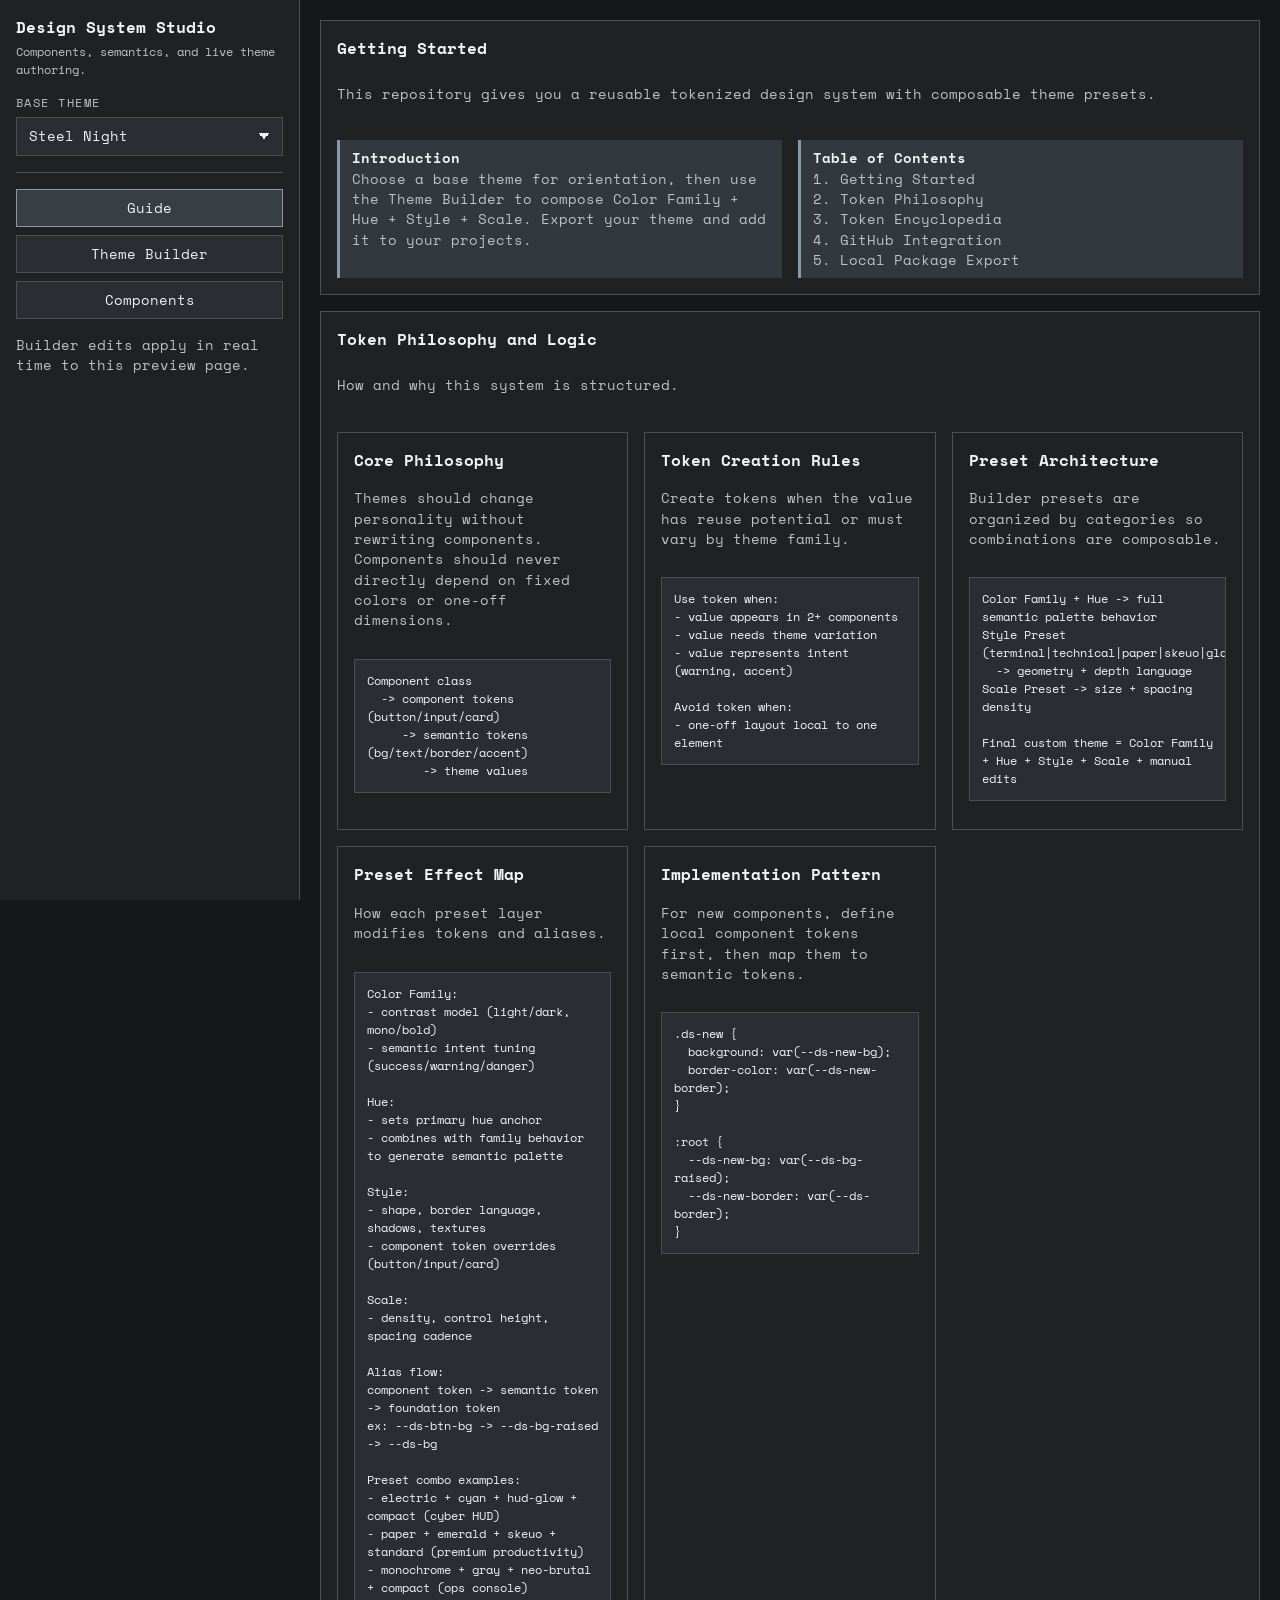
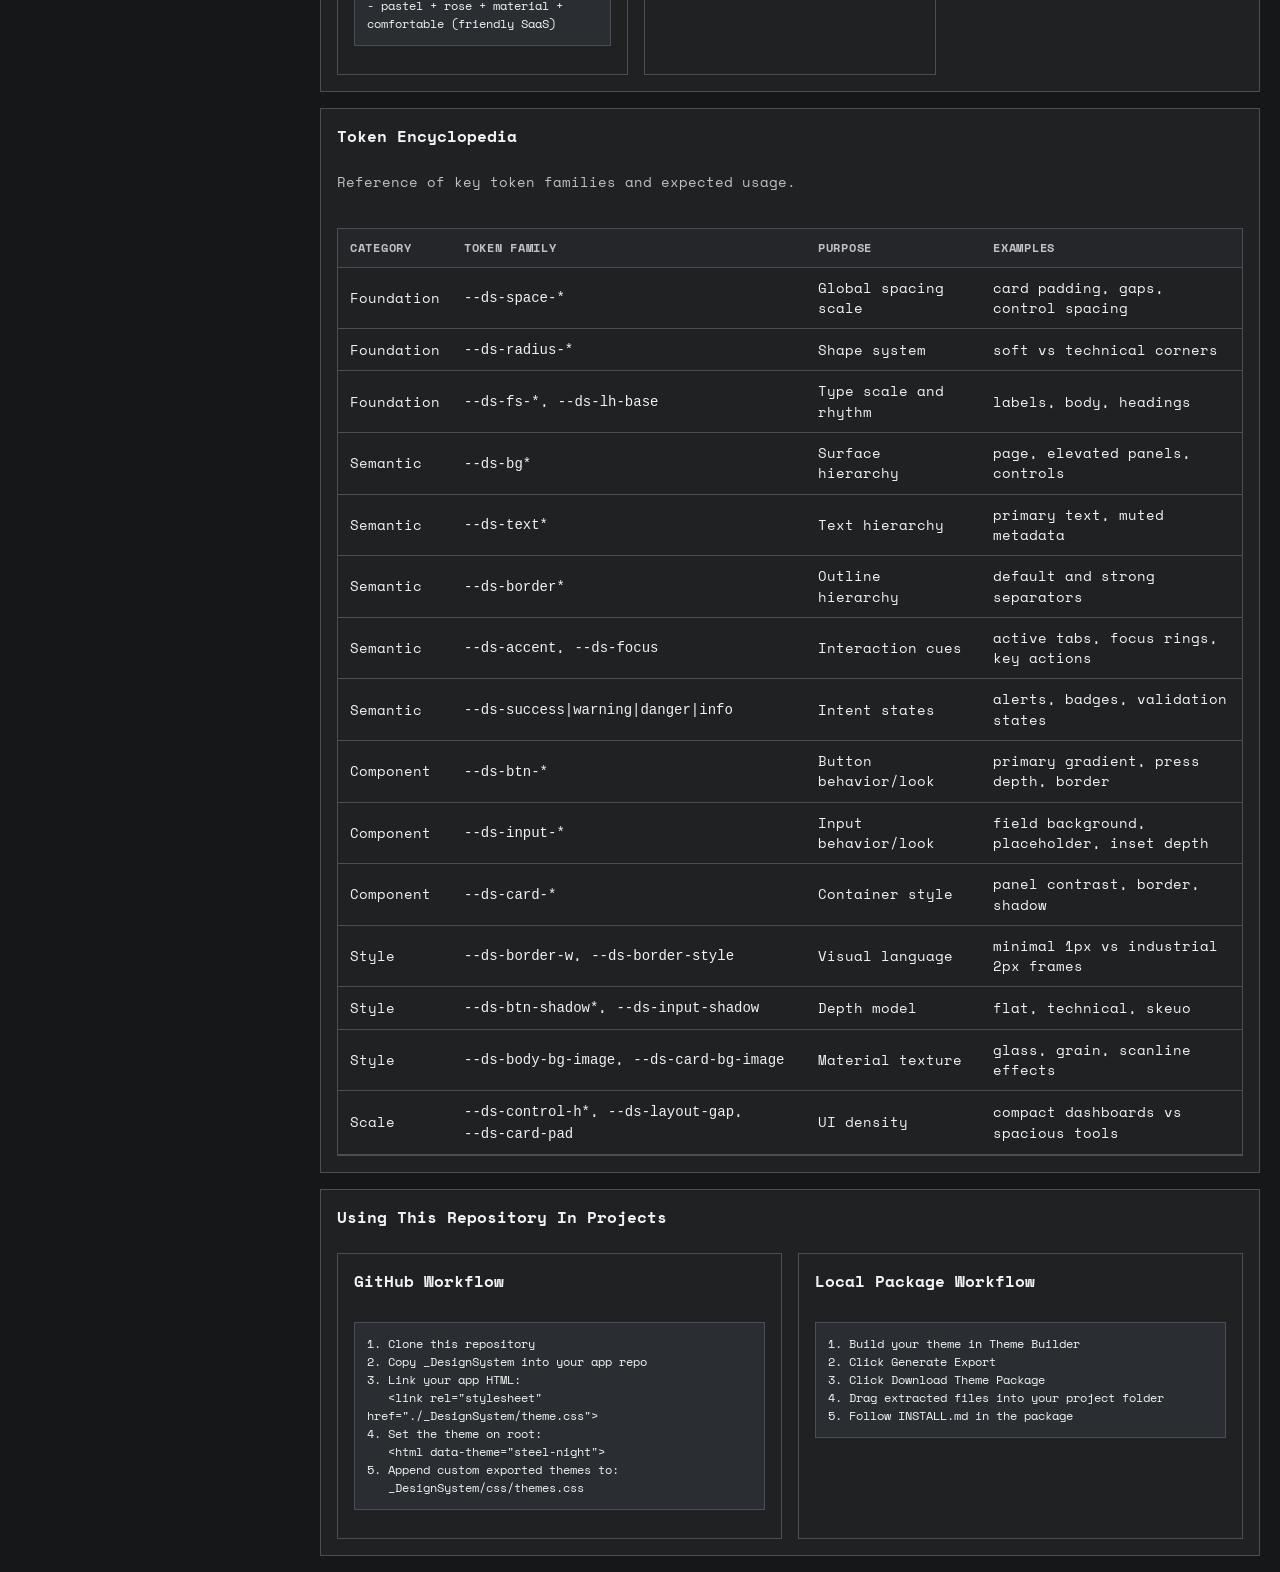
<file: showcase.html>
<!doctype html>
<html lang="en" data-theme="steel-night">
<head>
  <meta charset="UTF-8">
  <meta name="viewport" content="width=device-width, initial-scale=1.0">
  <title>Design System Studio</title>
  <link rel="preconnect" href="https://fonts.googleapis.com">
  <link rel="preconnect" href="https://fonts.gstatic.com" crossorigin>
  <link href="https://fonts.googleapis.com/css2?family=Inter:wght@400;600;700&family=Space+Mono:wght@400;700&display=swap" rel="stylesheet">
  <link rel="stylesheet" href="./theme.css">
  <style>
    .studio{display:grid;grid-template-columns:300px 1fr;min-height:100vh;background:var(--ds-bg)}
    .studio-sidebar{position:sticky;top:0;height:100vh;overflow:auto;border-right:var(--ds-border-w) var(--ds-border-style) var(--ds-border);background:var(--ds-bg-elevated);padding:var(--ds-space-4);display:grid;gap:var(--ds-space-4);align-content:start}
    .studio-brand h1{margin:0;font-size:var(--ds-fs-3)}
    .studio-brand p{margin:4px 0 0;color:var(--ds-text-muted);font-size:var(--ds-fs-1)}
    .studio-nav{display:grid;gap:var(--ds-space-2)}
    .studio-divider{margin:0;border:0;border-top:var(--ds-border-w) var(--ds-border-style) var(--ds-border)}
    .studio-tab{width:100%;text-align:left}
    .studio-tab[aria-selected="true"]{border-color:var(--ds-accent);background:color-mix(in oklab,var(--ds-accent) 16%,var(--ds-btn-bg));color:var(--ds-text)}
    .studio-main{min-width:0;padding:var(--ds-space-5)}
    .studio-panel[hidden]{display:none}
    .preset-grid{display:grid;gap:var(--ds-space-2)}
    .builder-grid{display:grid;gap:var(--ds-space-4);grid-template-columns:repeat(auto-fit,minmax(280px,1fr))}
    .builder-group{display:grid;gap:var(--ds-space-2);align-content:start}
    .builder-field{display:grid;gap:6px}
    .builder-field label{font-size:var(--ds-fs-1);color:var(--ds-text-muted);text-transform:uppercase;letter-spacing:.06em}
    .builder-field-row{display:grid;grid-template-columns:1fr 88px;gap:var(--ds-space-2);align-items:center}
    .builder-field-row.single{grid-template-columns:1fr}
    .builder-color{width:100%;min-height:var(--ds-control-h);border:var(--ds-border-w) var(--ds-border-style) var(--ds-input-border);background:var(--ds-input-bg);border-radius:var(--ds-radius-2);padding:4px}
    .builder-output{min-height:220px;width:100%;font-family:var(--ds-font-mono);font-size:var(--ds-fs-1)}
    .guide-grid{display:grid;gap:var(--ds-layout-gap);grid-template-columns:repeat(auto-fit,minmax(280px,1fr))}
    .mono{font-family:var(--ds-font-mono)}
    .control-grid{display:grid;gap:var(--ds-space-3);grid-template-columns:repeat(auto-fit,minmax(220px,1fr))}
    .control-box{border:var(--ds-border-w) var(--ds-border-style) var(--ds-border);border-radius:var(--ds-radius-2);padding:var(--ds-space-3);background:var(--ds-bg-raised);display:grid;gap:var(--ds-space-2)}
    .pill-row{display:flex;flex-wrap:wrap;gap:var(--ds-space-2)}
    .pill{border:var(--ds-border-w) var(--ds-border-style) var(--ds-border);border-radius:var(--ds-radius-pill);background:var(--ds-bg-soft);color:var(--ds-text);padding:6px 12px;font-size:var(--ds-fs-1)}
    .seg{display:inline-flex;border:var(--ds-border-w) var(--ds-border-style) var(--ds-border);border-radius:var(--ds-radius-2);overflow:hidden}
    .seg button{border:0;border-right:var(--ds-border-w) var(--ds-border-style) var(--ds-border);background:var(--ds-bg-raised);color:var(--ds-text-muted);padding:8px 12px;cursor:pointer}
    .seg button:last-child{border-right:0}
    .seg button[aria-pressed="true"]{background:color-mix(in oklab,var(--ds-accent) 16%,var(--ds-bg-raised));color:var(--ds-text)}
    .arrow-control{display:inline-flex;gap:var(--ds-space-2);align-items:center}
    .arrow-value{min-width:50px;text-align:center;font-family:var(--ds-font-mono)}
    .scroll-demo{max-height:160px;overflow:auto;border:var(--ds-border-w) var(--ds-border-style) var(--ds-border);border-radius:var(--ds-radius-2);background:var(--ds-bg-raised);padding:var(--ds-space-3);display:grid;gap:var(--ds-space-2)}
    .scroll-demo::-webkit-scrollbar{width:10px;height:10px}
    .scroll-demo::-webkit-scrollbar-thumb{border-radius:10px;background:color-mix(in oklab,var(--ds-accent) 55%,var(--ds-bg-raised));border:2px solid transparent;background-clip:content-box}
    .scroll-demo::-webkit-scrollbar-track{background:transparent}
    .token-table code{white-space:nowrap}
    @media (max-width:980px){.studio{grid-template-columns:1fr}.studio-sidebar{position:static;height:auto;border-right:none;border-bottom:var(--ds-border-w) var(--ds-border-style) var(--ds-border)}.studio-main{padding:var(--ds-space-4)}}
  </style>
</head>
<body>
  <div class="studio">
    <aside class="studio-sidebar">
      <div class="studio-brand"><h1>Design System Studio</h1><p>Components, semantics, and live theme authoring.</p></div>
      <div class="ds-field">
        <label class="ds-label" for="themeSelect">Base Theme</label>
        <select id="themeSelect" class="ds-select">
          <option value="steel-night">Steel Night</option><option value="paper-mint">Paper Mint</option><option value="amber-terminal">Amber Terminal</option><option value="neon-grid">Neon Grid</option><option value="mono-slate">Mono Slate</option><option value="tech-grid">Tech Grid</option><option value="skeuo-panel">Skeuo Panel</option><option value="industrial-terminal">Industrial Terminal</option>
        </select>
      </div>
      <hr class="studio-divider">
      <nav class="studio-nav" role="tablist" aria-label="Studio sections">
        <button class="ds-btn studio-tab" type="button" data-panel="guide" aria-selected="true">Guide</button>
        <button class="ds-btn studio-tab" type="button" data-panel="builder" aria-selected="false">Theme Builder</button>
        <button class="ds-btn studio-tab" type="button" data-panel="components" aria-selected="false">Components</button>
      </nav>
      <p class="ds-muted">Builder edits apply in real time to this preview page.</p>
    </aside>

    <main class="studio-main">
      <section id="panel-components" class="studio-panel ds-stack" hidden>
        <article class="ds-card ds-stack">
          <div><h2 class="ds-card-title">Component Library</h2><p class="ds-card-subtitle">Preview how tokens affect common UI patterns.</p></div>
          <div class="ds-grid ds-grid-2">
            <article class="ds-card ds-stack">
              <h3 class="ds-card-title">Buttons and States</h3>
              <div class="ds-toolbar"><button class="ds-btn ds-btn-primary" type="button">Primary</button><button class="ds-btn" type="button">Secondary</button><button class="ds-btn ds-btn-danger" type="button">Danger</button><button class="ds-btn ds-btn-ghost" type="button">Ghost</button><button class="ds-btn ds-btn-sm" type="button">Small</button><button class="ds-btn" type="button" disabled>Disabled</button><button class="ds-btn is-loading" type="button">Loading...</button></div>
              <div class="pill-row"><span class="pill">Pill</span><span class="ds-badge success">Status</span><span class="ds-chip">Chip</span><span class="ds-chip ds-chip-accent">Accent Chip</span></div>
            </article>
            <article class="ds-card ds-stack">
              <h3 class="ds-card-title">Inputs and Fields</h3>
              <div class="ds-field"><label class="ds-label" for="demoName">Name</label><input id="demoName" class="ds-input" type="text" placeholder="Project name"></div>
              <div class="ds-grid" style="grid-template-columns:1fr 1fr;"><div class="ds-field"><label class="ds-label" for="demoEmail">Email</label><input id="demoEmail" class="ds-input" type="email" placeholder="name@example.com"></div><div class="ds-field"><label class="ds-label" for="demoRole">Role</label><select id="demoRole" class="ds-select"><option>Designer</option><option>Developer</option><option>Product</option></select></div></div>
              <div class="ds-field"><label class="ds-label" for="demoNotes">Notes</label><textarea id="demoNotes" class="ds-textarea" placeholder="Notes..."></textarea></div>
            </article>
          </div>
          <div class="ds-grid ds-grid-2">
            <article class="ds-card ds-stack">
              <h3 class="ds-card-title">Controls</h3>
              <div class="control-grid">
                <div class="control-box"><strong>Checkboxes</strong><label><input type="checkbox" checked> Default checked</label><label><input type="checkbox"> Default unchecked</label></div>
                <div class="control-box"><strong>Radio</strong><label><input type="radio" name="demoPlan" checked> Monthly</label><label><input type="radio" name="demoPlan"> Annual</label></div>
                <div class="control-box"><strong>Toggle</strong><label class="ds-switch"><input type="checkbox" checked><span class="ds-switch-track"></span><span>Auto sync</span></label></div>
                <div class="control-box"><strong>Slider</strong><input id="sliderDemo" type="range" min="0" max="100" value="60"><span class="ds-muted mono" id="sliderDemoValue">60</span></div>
                <div class="control-box"><strong>Segmented</strong><div class="seg" id="segDemo"><button type="button" aria-pressed="true">Day</button><button type="button" aria-pressed="false">Week</button><button type="button" aria-pressed="false">Month</button></div></div>
                <div class="control-box"><strong>Control Arrows</strong><div class="arrow-control"><button class="ds-btn ds-btn-sm" id="arrowDownBtn" type="button">v</button><span class="arrow-value" id="arrowValue">0</span><button class="ds-btn ds-btn-sm" id="arrowUpBtn" type="button">^</button></div></div>
              </div>
            </article>

            <article class="ds-card ds-stack">
              <h3 class="ds-card-title">Scrollbars and Popouts</h3>
              <div class="scroll-demo" id="scrollDemo"><div class="ds-chip">Scrollable item 1</div><div class="ds-chip">Scrollable item 2</div><div class="ds-chip">Scrollable item 3</div><div class="ds-chip">Scrollable item 4</div><div class="ds-chip">Scrollable item 5</div><div class="ds-chip">Scrollable item 6</div><div class="ds-chip">Scrollable item 7</div><div class="ds-chip">Scrollable item 8</div><div class="ds-chip">Scrollable item 9</div><div class="ds-chip">Scrollable item 10</div></div>
              <div class="ds-toolbar">
                <div class="ds-dropdown" id="actionsDropdown"><button class="ds-btn" id="dropdownToggle" type="button" aria-expanded="false">Open Menu</button><div class="ds-dropdown-menu" role="menu" aria-label="Actions menu"><button class="ds-menu-item" type="button">New file</button><button class="ds-menu-item" type="button">Duplicate</button><button class="ds-menu-item" type="button">Archive</button></div></div>
                <div class="ds-popover-wrap" id="helpPopover"><button class="ds-btn" id="popoverToggle" type="button">Show Popover</button><div class="ds-popover" role="status">Quick contextual help lives here.</div></div>
              </div>
              <div class="ds-toolbar"><button class="ds-btn ds-btn-primary" id="openModalBtn" type="button">Open Modal</button><button class="ds-btn" id="openDrawerBtn" type="button">Open Drawer</button><button class="ds-btn" id="toastSuccessBtn" type="button">Toast Success</button><button class="ds-btn ds-btn-danger" id="toastErrorBtn" type="button">Toast Error</button></div>
            </article>
          </div>

          <article class="ds-card ds-stack">
            <h3 class="ds-card-title">Table</h3>
            <div class="ds-table-wrap"><table class="ds-table"><thead><tr><th>Project</th><th>Owner</th><th>Status</th><th>Updated</th></tr></thead><tbody><tr><td>Quickdash</td><td>SV</td><td><span class="ds-badge success">Active</span></td><td>Today</td></tr><tr><td>Nomz</td><td>SV</td><td><span class="ds-badge warning">Review</span></td><td>Yesterday</td></tr><tr><td>MapitMine</td><td>SV</td><td><span class="ds-badge danger">Blocked</span></td><td>2 days ago</td></tr></tbody></table></div>
          </article>
        </article>
      </section>

      <section id="panel-guide" class="studio-panel ds-stack">
        <article class="ds-card ds-stack" id="guide-intro">
          <h2 class="ds-card-title">Getting Started</h2>
          <p class="ds-card-subtitle">This repository gives you a reusable tokenized design system with composable theme presets.</p>
          <div class="ds-grid" style="grid-template-columns:repeat(auto-fit,minmax(280px,1fr));">
            <div class="ds-note">
              <strong>Introduction</strong>
              <p class="ds-muted">Choose a base theme for orientation, then use the Theme Builder to compose Color Family + Hue + Style + Scale. Export your theme and add it to your projects.</p>
            </div>
            <div class="ds-note">
              <strong>Table of Contents</strong>
              <p class="ds-muted mono">1. Getting Started<br>2. Token Philosophy<br>3. Token Encyclopedia<br>4. GitHub Integration<br>5. Local Package Export</p>
            </div>
          </div>
        </article>
        <article class="ds-card ds-stack">
          <h2 class="ds-card-title">Token Philosophy and Logic</h2>
          <p class="ds-card-subtitle">How and why this system is structured.</p>
          <div class="guide-grid">
            <article class="ds-card ds-stack"><h3>Core Philosophy</h3><p class="ds-muted">Themes should change personality without rewriting components. Components should never directly depend on fixed colors or one-off dimensions.</p><pre class="ds-code mono">Component class
  -> component tokens (button/input/card)
     -> semantic tokens (bg/text/border/accent)
        -> theme values</pre></article>
            <article class="ds-card ds-stack"><h3>Token Creation Rules</h3><p class="ds-muted">Create tokens when the value has reuse potential or must vary by theme family.</p><pre class="ds-code mono">Use token when:
- value appears in 2+ components
- value needs theme variation
- value represents intent (warning, accent)

Avoid token when:
- one-off layout local to one element</pre></article>
            <article class="ds-card ds-stack"><h3>Preset Architecture</h3><p class="ds-muted">Builder presets are organized by categories so combinations are composable.</p><pre class="ds-code mono">Color Family + Hue -> full semantic palette behavior
Style Preset (terminal|technical|paper|skeuo|glassmorph|material)
  -> geometry + depth language
Scale Preset -> size + spacing density

Final custom theme = Color Family + Hue + Style + Scale + manual edits</pre></article>
            <article class="ds-card ds-stack"><h3>Preset Effect Map</h3><p class="ds-muted">How each preset layer modifies tokens and aliases.</p><pre class="ds-code mono">Color Family:
- contrast model (light/dark, mono/bold)
- semantic intent tuning (success/warning/danger)

Hue:
- sets primary hue anchor
- combines with family behavior to generate semantic palette

Style:
- shape, border language, shadows, textures
- component token overrides (button/input/card)

Scale:
- density, control height, spacing cadence

Alias flow:
component token -> semantic token -> foundation token
ex: --ds-btn-bg -> --ds-bg-raised -> --ds-bg

Preset combo examples:
- electric + cyan + hud-glow + compact (cyber HUD)
- paper + emerald + skeuo + standard (premium productivity)
- monochrome + gray + neo-brutal + compact (ops console)
- pastel + rose + material + comfortable (friendly SaaS)</pre></article>
            <article class="ds-card ds-stack"><h3>Implementation Pattern</h3><p class="ds-muted">For new components, define local component tokens first, then map them to semantic tokens.</p><pre class="ds-code mono">.ds-new {
  background: var(--ds-new-bg);
  border-color: var(--ds-new-border);
}

:root {
  --ds-new-bg: var(--ds-bg-raised);
  --ds-new-border: var(--ds-border);
}</pre></article>
          </div>
        </article>

        <article class="ds-card ds-stack token-table">
          <h2 class="ds-card-title">Token Encyclopedia</h2>
          <p class="ds-card-subtitle">Reference of key token families and expected usage.</p>
          <div class="ds-table-wrap"><table class="ds-table"><thead><tr><th>Category</th><th>Token Family</th><th>Purpose</th><th>Examples</th></tr></thead><tbody>
            <tr><td>Foundation</td><td><code>--ds-space-*</code></td><td>Global spacing scale</td><td>card padding, gaps, control spacing</td></tr>
            <tr><td>Foundation</td><td><code>--ds-radius-*</code></td><td>Shape system</td><td>soft vs technical corners</td></tr>
            <tr><td>Foundation</td><td><code>--ds-fs-*</code>, <code>--ds-lh-base</code></td><td>Type scale and rhythm</td><td>labels, body, headings</td></tr>
            <tr><td>Semantic</td><td><code>--ds-bg*</code></td><td>Surface hierarchy</td><td>page, elevated panels, controls</td></tr>
            <tr><td>Semantic</td><td><code>--ds-text*</code></td><td>Text hierarchy</td><td>primary text, muted metadata</td></tr>
            <tr><td>Semantic</td><td><code>--ds-border*</code></td><td>Outline hierarchy</td><td>default and strong separators</td></tr>
            <tr><td>Semantic</td><td><code>--ds-accent</code>, <code>--ds-focus</code></td><td>Interaction cues</td><td>active tabs, focus rings, key actions</td></tr>
            <tr><td>Semantic</td><td><code>--ds-success|warning|danger|info</code></td><td>Intent states</td><td>alerts, badges, validation states</td></tr>
            <tr><td>Component</td><td><code>--ds-btn-*</code></td><td>Button behavior/look</td><td>primary gradient, press depth, border</td></tr>
            <tr><td>Component</td><td><code>--ds-input-*</code></td><td>Input behavior/look</td><td>field background, placeholder, inset depth</td></tr>
            <tr><td>Component</td><td><code>--ds-card-*</code></td><td>Container style</td><td>panel contrast, border, shadow</td></tr>
            <tr><td>Style</td><td><code>--ds-border-w</code>, <code>--ds-border-style</code></td><td>Visual language</td><td>minimal 1px vs industrial 2px frames</td></tr>
            <tr><td>Style</td><td><code>--ds-btn-shadow*</code>, <code>--ds-input-shadow</code></td><td>Depth model</td><td>flat, technical, skeuo</td></tr>
            <tr><td>Style</td><td><code>--ds-body-bg-image</code>, <code>--ds-card-bg-image</code></td><td>Material texture</td><td>glass, grain, scanline effects</td></tr>
            <tr><td>Scale</td><td><code>--ds-control-h*</code>, <code>--ds-layout-gap</code>, <code>--ds-card-pad</code></td><td>UI density</td><td>compact dashboards vs spacious tools</td></tr>
          </tbody></table></div>
        </article>
        <article class="ds-card ds-stack" id="guide-usage">
          <h2 class="ds-card-title">Using This Repository In Projects</h2>
          <div class="guide-grid">
            <article class="ds-card ds-stack">
              <h3>GitHub Workflow</h3>
              <pre class="ds-code mono">1. Clone this repository
2. Copy _DesignSystem into your app repo
3. Link your app HTML:
   &lt;link rel="stylesheet" href="./_DesignSystem/theme.css"&gt;
4. Set the theme on root:
   &lt;html data-theme="steel-night"&gt;
5. Append custom exported themes to:
   _DesignSystem/css/themes.css</pre>
            </article>
            <article class="ds-card ds-stack">
              <h3>Local Package Workflow</h3>
              <pre class="ds-code mono">1. Build your theme in Theme Builder
2. Click Generate Export
3. Click Download Theme Package
4. Drag extracted files into your project folder
5. Follow INSTALL.md in the package</pre>
            </article>
          </div>
        </article>
      </section>
      <section id="panel-builder" class="studio-panel ds-stack" hidden>
        <article class="ds-card ds-stack">
          <div><h2 class="ds-card-title">Theme Builder</h2><p class="ds-card-subtitle">Load modular presets (Color Family + Hue + Style + Scale), then tune tokens and export a custom theme block.</p></div>
          <div class="preset-grid ds-card">
            <h3 class="ds-card-title">Preset Loader</h3>
            <div class="ds-grid" style="grid-template-columns:repeat(auto-fit,minmax(220px,1fr));">
              <div class="ds-field"><label class="ds-label" for="familyPresetSelect">Color Family</label><select id="familyPresetSelect" class="ds-select"></select></div><div class="ds-field"><label class="ds-label" for="huePresetSelect">Hue</label><select id="huePresetSelect" class="ds-select"></select></div>
              <div class="ds-field"><label class="ds-label" for="stylePresetSelect">Style Preset</label><select id="stylePresetSelect" class="ds-select"></select></div>
              <div class="ds-field"><label class="ds-label" for="scalePresetSelect">Scale Preset</label><select id="scalePresetSelect" class="ds-select"></select></div>
            </div>
            <div class="ds-toolbar"><button class="ds-btn ds-btn-primary" id="applyPresetBtn" type="button">Apply Preset Combination</button><button class="ds-btn ds-btn-danger" id="resetOverridesBtn" type="button">Reset Custom Overrides</button></div>
          </div>
          <div class="ds-field"><label class="ds-label" for="themeNameInput">Theme Name</label><input id="themeNameInput" class="ds-input" type="text" value="custom-theme" placeholder="custom-theme"></div>
          <div class="builder-grid" id="builderGroups"></div>
          <div class="ds-stack"><label class="ds-label" for="themeExportOutput">Exported Theme Block</label><textarea id="themeExportOutput" class="ds-textarea builder-output" readonly></textarea><div class="ds-toolbar"><button class="ds-btn ds-btn-primary" id="exportThemeBtn" type="button">Generate Export</button><button class="ds-btn" id="copyExportBtn" type="button">Copy Export</button><button class="ds-btn" id="downloadPackageBtn" type="button">Download Theme Package</button></div></div>
        </article>
      </section>
    </main>
  </div>

  <dialog id="modal" class="ds-modal"><div class="ds-modal-panel ds-stack"><div><h3 class="ds-card-title">Confirm Action</h3><p class="ds-muted">This is a reusable modal container for important decisions.</p></div><div class="ds-toolbar"><button class="ds-btn" id="closeModalBtn" type="button">Cancel</button><button class="ds-btn ds-btn-primary" type="button">Confirm</button></div></div></dialog>
  <dialog id="drawer" class="ds-drawer"><div class="ds-drawer-panel ds-stack"><div><h3 class="ds-card-title">Side Panel</h3><p class="ds-muted">Use this as a settings drawer, inspector, or history view.</p></div><div class="ds-field"><label class="ds-label" for="drawerInput">Quick note</label><input id="drawerInput" class="ds-input" type="text" placeholder="Type here"></div><button class="ds-btn" id="closeDrawerBtn" type="button">Close Drawer</button></div></dialog>
  <dialog id="resetConfirmDialog" class="ds-modal"><div class="ds-modal-panel ds-stack"><div><h3 class="ds-card-title">Reset Theme Overrides?</h3><p class="ds-muted">This will clear all manual token edits and reapply the mapped preset recipe for the selected base theme.</p></div><label class="ds-check"><input type="checkbox" id="skipResetConfirmChk"> Do not show again</label><div class="ds-toolbar"><button class="ds-btn" id="cancelResetBtn" type="button">Cancel</button><button class="ds-btn ds-btn-danger" id="confirmResetBtn" type="button">Reset Overrides</button></div></div></dialog>
  <div class="ds-toast-stack" id="toastStack" aria-live="polite"></div>

  <script>
    (function () {
      const root = document.documentElement;
      const storageKey = "ds-theme";
      const resetConfirmKey = "ds-skip-reset-confirm";
      const themeSelect = document.getElementById("themeSelect");
      const controlMap = new Map();
      const tokenGroups = [
        { name: "Colors", controls: [
          { token: "--ds-bg", type: "color" }, { token: "--ds-bg-elevated", type: "color" }, { token: "--ds-bg-raised", type: "color" }, { token: "--ds-bg-soft", type: "color" },
          { token: "--ds-text", type: "color" }, { token: "--ds-text-muted", type: "color" }, { token: "--ds-border", type: "color" }, { token: "--ds-border-strong", type: "color" },
          { token: "--ds-accent", type: "color" }, { token: "--ds-accent-strong", type: "color" }, { token: "--ds-focus", type: "color" }, { token: "--ds-success", type: "color" },
          { token: "--ds-warning", type: "color" }, { token: "--ds-danger", type: "color" }, { token: "--ds-info", type: "color" }, { token: "--ds-btn-primary-text", type: "color" }
        ]},
        { name: "Typography", controls: [
          { token: "--ds-font-sans", type: "select", options: ["\"Inter\", \"Segoe UI\", Roboto, Arial, sans-serif", "\"Space Mono\", Consolas, \"Courier New\", monospace", "\"Georgia\", \"Times New Roman\", serif", "\"Trebuchet MS\", \"Segoe UI\", sans-serif"] },
          { token: "--ds-font-mono", type: "select", options: ["\"Space Mono\", Consolas, \"Courier New\", monospace", "\"Fira Code\", Consolas, monospace", "\"JetBrains Mono\", Consolas, monospace"] },
          { token: "--ds-fs-1", type: "length", unit: "px" }, { token: "--ds-fs-2", type: "length", unit: "px" }, { token: "--ds-fs-3", type: "length", unit: "px" },
          { token: "--ds-fs-4", type: "length", unit: "px" }, { token: "--ds-fs-5", type: "length", unit: "px" }, { token: "--ds-lh-base", type: "number", step: "0.01" }, { token: "--ds-label-spacing", type: "length", unit: "em" }
        ]},
        { name: "Layout and Scale", controls: [
          { token: "--ds-space-1", type: "length", unit: "px" }, { token: "--ds-space-2", type: "length", unit: "px" }, { token: "--ds-space-3", type: "length", unit: "px" },
          { token: "--ds-space-4", type: "length", unit: "px" }, { token: "--ds-space-5", type: "length", unit: "px" }, { token: "--ds-space-6", type: "length", unit: "px" },
          { token: "--ds-space-8", type: "length", unit: "px" }, { token: "--ds-layout-gap", type: "length", unit: "px" }, { token: "--ds-card-pad", type: "length", unit: "px" },
          { token: "--ds-control-h", type: "length", unit: "px" }, { token: "--ds-control-h-sm", type: "length", unit: "px" }
        ]},
        { name: "Shape and Borders", controls: [
          { token: "--ds-border-w", type: "length", unit: "px" }, { token: "--ds-radius-1", type: "length", unit: "px" }, { token: "--ds-radius-2", type: "length", unit: "px" },
          { token: "--ds-radius-3", type: "length", unit: "px" }, { token: "--ds-radius-4", type: "length", unit: "px" }, { token: "--ds-radius-pill", type: "length", unit: "px" },
          { token: "--ds-border-style", type: "select", options: ["solid", "dashed", "dotted", "double"] }, { token: "--ds-label-transform", type: "select", options: ["uppercase", "none", "capitalize"] }
        ]},
        { name: "Surface and Depth", controls: [
          { token: "--ds-shadow-sm", type: "text" }, { token: "--ds-shadow-md", type: "text" }, { token: "--ds-card-shadow", type: "text" },
          { token: "--ds-btn-shadow", type: "text" }, { token: "--ds-btn-shadow-hover", type: "text" }, { token: "--ds-btn-shadow-active", type: "text" },
          { token: "--ds-input-shadow", type: "text" }, { token: "--ds-body-bg-image", type: "text" }, { token: "--ds-card-bg-image", type: "text" }, { token: "--ds-bg-overlay", type: "text" }
        ]},
        { name: "Buttons and Inputs", controls: [
          { token: "--ds-btn-bg", type: "text" }, { token: "--ds-btn-bg-hover", type: "text" }, { token: "--ds-btn-border", type: "color" }, { token: "--ds-btn-text", type: "color" },
          { token: "--ds-btn-primary-bg", type: "text" }, { token: "--ds-btn-primary-bg-hover", type: "text" }, { token: "--ds-btn-primary-border", type: "color" },
          { token: "--ds-btn-press-transform", type: "text" }, { token: "--ds-input-bg", type: "text" }, { token: "--ds-input-border", type: "color" }, { token: "--ds-input-text", type: "color" }, { token: "--ds-input-placeholder", type: "color" }
        ]}
      ];
      const huePresets={cyan:{h:190},magenta:{h:320},violet:{h:265},red:{h:4},green:{h:140},blue:{h:214},yellow:{h:52},lime:{h:88},amber:{h:38},teal:{h:176},orange:{h:26},rose:{h:346},emerald:{h:162},cobalt:{h:223},ultraviolet:{h:278},gray:{neutral:"gray"},steel:{neutral:"steel"},slate:{neutral:"slate"},black:{neutral:"black"},white:{neutral:"white"}};
      const colorFamilyPresets={monochrome:{mode:"dark",sat:8,bgL:10,elevL:14,raisedL:18,softL:22,textL:92,mutedL:72,borderL:30,borderStrongL:44,accentL:88,accentSat:6},bold:{mode:"dark",sat:78,bgL:9,elevL:13,raisedL:18,softL:23,textL:95,mutedL:76,borderL:31,borderStrongL:50,accentL:60,accentSat:92},paper:{mode:"light",sat:24,bgL:97,elevL:100,raisedL:94,softL:90,textL:14,mutedL:36,borderL:76,borderStrongL:62,accentL:42,accentSat:52},pastel:{mode:"light",sat:38,bgL:95,elevL:100,raisedL:92,softL:88,textL:16,mutedL:40,borderL:74,borderStrongL:60,accentL:56,accentSat:58},cathode:{mode:"dark",sat:92,bgL:7,elevL:10,raisedL:14,softL:18,textL:92,mutedL:72,borderL:26,borderStrongL:40,accentL:68,accentSat:100,glow:true},electric:{mode:"dark",sat:96,bgL:6,elevL:9,raisedL:13,softL:18,textL:96,mutedL:76,borderL:24,borderStrongL:38,accentL:72,accentSat:100,glow:true},noir:{mode:"dark",sat:26,bgL:5,elevL:8,raisedL:12,softL:16,textL:90,mutedL:66,borderL:22,borderStrongL:34,accentL:64,accentSat:58},frost:{mode:"light",sat:30,bgL:98,elevL:100,raisedL:96,softL:93,textL:18,mutedL:44,borderL:78,borderStrongL:62,accentL:50,accentSat:48},sunset:{mode:"dark",sat:74,bgL:8,elevL:12,raisedL:16,softL:21,textL:94,mutedL:74,borderL:30,borderStrongL:46,accentL:62,accentSat:88}};
      const stylePresets={terminal:{"--ds-font-sans":"\"Space Mono\", Consolas, \"Courier New\", monospace","--ds-radius-1":"2px","--ds-radius-2":"2px","--ds-radius-3":"4px","--ds-radius-4":"6px","--ds-radius-pill":"4px","--ds-border-w":"1px","--ds-border-style":"solid","--ds-label-transform":"uppercase","--ds-label-spacing":"0.12em","--ds-card-shadow":"0 0 0 1px rgba(255,255,255,0.05) inset, 0 0 24px color-mix(in oklab,var(--ds-accent) 15%, transparent)","--ds-btn-shadow":"none","--ds-btn-shadow-hover":"none","--ds-btn-shadow-active":"inset 0 0 0 1px color-mix(in oklab,var(--ds-accent) 45%, transparent)","--ds-input-shadow":"inset 0 0 0 1px color-mix(in oklab,var(--ds-accent) 25%, transparent)","--ds-body-bg-image":"repeating-linear-gradient(0deg, rgba(255,255,255,0.012) 0px, rgba(255,255,255,0.012) 2px, transparent 2px, transparent 6px)","--ds-card-bg-image":"linear-gradient(180deg, rgba(255,255,255,0.03), rgba(0,0,0,0.05))"},technical:{"--ds-font-sans":"\"Space Mono\", Consolas, \"Courier New\", monospace","--ds-radius-1":"0px","--ds-radius-2":"0px","--ds-radius-3":"0px","--ds-radius-4":"0px","--ds-radius-pill":"0px","--ds-border-w":"1px","--ds-border-style":"solid","--ds-card-shadow":"none","--ds-btn-shadow":"none","--ds-btn-shadow-hover":"inset 0 0 0 1px var(--ds-accent)","--ds-btn-shadow-active":"inset 0 0 0 1px var(--ds-accent-strong)","--ds-input-shadow":"none","--ds-body-bg-image":"none","--ds-card-bg-image":"none","--ds-label-transform":"uppercase","--ds-label-spacing":"0.12em"},paper:{"--ds-radius-1":"5px","--ds-radius-2":"10px","--ds-radius-3":"14px","--ds-radius-4":"18px","--ds-radius-pill":"999px","--ds-border-w":"1px","--ds-border-style":"solid","--ds-card-shadow":"0 2px 10px rgba(40,45,35,0.08)","--ds-btn-shadow":"none","--ds-btn-shadow-hover":"none","--ds-btn-shadow-active":"none","--ds-input-shadow":"none","--ds-body-bg-image":"none","--ds-card-bg-image":"none","--ds-label-transform":"uppercase","--ds-label-spacing":"0.06em"},skeuo:{"--ds-radius-1":"5px","--ds-radius-2":"10px","--ds-radius-3":"14px","--ds-radius-4":"18px","--ds-radius-pill":"999px","--ds-border-w":"1px","--ds-border-style":"solid","--ds-card-shadow":"0 1px 0 rgba(255,255,255,0.7) inset, 0 10px 18px rgba(73,86,108,0.2)","--ds-btn-shadow":"0 1px 0 rgba(255,255,255,0.85) inset, 0 -1px 0 rgba(99,112,134,0.25) inset, 0 2px 4px rgba(71,85,107,0.22)","--ds-btn-shadow-hover":"0 1px 0 rgba(255,255,255,0.9) inset, 0 -1px 0 rgba(99,112,134,0.3) inset, 0 3px 6px rgba(71,85,107,0.22)","--ds-btn-shadow-active":"0 1px 2px rgba(67,77,96,0.35) inset","--ds-input-shadow":"0 1px 2px rgba(76,90,112,0.3) inset, 0 1px 0 rgba(255,255,255,0.8)","--ds-body-bg-image":"none","--ds-card-bg-image":"none","--ds-btn-press-transform":"translateY(1px)"},glassmorph:{"--ds-radius-1":"8px","--ds-radius-2":"14px","--ds-radius-3":"18px","--ds-radius-4":"24px","--ds-radius-pill":"999px","--ds-border-w":"1px","--ds-border-style":"solid","--ds-card-shadow":"0 8px 24px rgba(0,0,0,0.25)","--ds-btn-shadow":"0 1px 0 rgba(255,255,255,0.25) inset","--ds-btn-shadow-hover":"0 1px 0 rgba(255,255,255,0.35) inset","--ds-input-shadow":"0 1px 0 rgba(255,255,255,0.2) inset","--ds-body-bg-image":"radial-gradient(circle at 15% 10%, rgba(255,255,255,0.15), transparent 45%)","--ds-card-bg-image":"linear-gradient(145deg, rgba(255,255,255,0.2), rgba(255,255,255,0.04))","--ds-bg-overlay":"rgba(10,18,34,0.45)"},material:{"--ds-radius-1":"4px","--ds-radius-2":"10px","--ds-radius-3":"14px","--ds-radius-4":"18px","--ds-radius-pill":"999px","--ds-border-w":"1px","--ds-border-style":"solid","--ds-card-shadow":"0 2px 10px rgba(0,0,0,0.16)","--ds-btn-shadow":"0 1px 0 rgba(255,255,255,0.08) inset","--ds-btn-shadow-hover":"0 1px 0 rgba(255,255,255,0.12) inset","--ds-btn-shadow-active":"0 1px 2px rgba(0,0,0,0.2) inset","--ds-input-shadow":"none","--ds-body-bg-image":"none","--ds-card-bg-image":"none"},"hud-glow":{"--ds-font-sans":"\"Space Mono\", Consolas, \"Courier New\", monospace","--ds-radius-1":"2px","--ds-radius-2":"3px","--ds-radius-3":"4px","--ds-radius-4":"6px","--ds-radius-pill":"6px","--ds-border-w":"1px","--ds-border-style":"solid","--ds-label-transform":"uppercase","--ds-label-spacing":"0.1em","--ds-card-shadow":"0 0 18px color-mix(in oklab,var(--ds-accent) 20%, transparent), inset 0 0 0 1px color-mix(in oklab,var(--ds-accent) 24%, transparent)","--ds-btn-shadow":"inset 0 0 0 1px color-mix(in oklab,var(--ds-accent) 30%, transparent), 0 0 10px color-mix(in oklab,var(--ds-accent) 22%, transparent)","--ds-btn-shadow-hover":"inset 0 0 0 1px color-mix(in oklab,var(--ds-accent) 44%, transparent), 0 0 14px color-mix(in oklab,var(--ds-accent) 34%, transparent)","--ds-btn-shadow-active":"inset 0 0 0 1px color-mix(in oklab,var(--ds-accent) 55%, transparent)","--ds-input-shadow":"inset 0 0 0 1px color-mix(in oklab,var(--ds-accent) 28%, transparent)","--ds-body-bg-image":"repeating-linear-gradient(-45deg, color-mix(in oklab, var(--ds-accent) 8%, transparent) 0 1px, transparent 1px 11px)","--ds-card-bg-image":"linear-gradient(180deg, color-mix(in oklab,var(--ds-bg-elevated) 92%, var(--ds-accent) 8%), var(--ds-bg-elevated))"},"neo-brutal":{"--ds-radius-1":"0px","--ds-radius-2":"0px","--ds-radius-3":"0px","--ds-radius-4":"0px","--ds-radius-pill":"0px","--ds-border-w":"2px","--ds-border-style":"solid","--ds-card-shadow":"6px 6px 0 color-mix(in oklab,var(--ds-accent) 25%, var(--ds-bg))","--ds-btn-shadow":"3px 3px 0 color-mix(in oklab,var(--ds-accent) 35%, var(--ds-bg))","--ds-btn-shadow-hover":"4px 4px 0 color-mix(in oklab,var(--ds-accent) 40%, var(--ds-bg))","--ds-btn-shadow-active":"1px 1px 0 color-mix(in oklab,var(--ds-accent) 40%, var(--ds-bg))","--ds-input-shadow":"none","--ds-body-bg-image":"none","--ds-card-bg-image":"none","--ds-btn-press-transform":"translateY(1px)"},arcade:{"--ds-font-sans":"\"Trebuchet MS\", \"Segoe UI\", sans-serif","--ds-radius-1":"6px","--ds-radius-2":"12px","--ds-radius-3":"16px","--ds-radius-4":"20px","--ds-radius-pill":"999px","--ds-border-w":"1px","--ds-border-style":"solid","--ds-card-shadow":"0 0 24px color-mix(in oklab,var(--ds-accent) 22%, transparent)","--ds-btn-shadow":"0 0 0 1px color-mix(in oklab,var(--ds-accent) 42%, transparent), 0 0 14px color-mix(in oklab,var(--ds-accent) 32%, transparent)","--ds-btn-shadow-hover":"0 0 0 1px color-mix(in oklab,var(--ds-accent) 56%, transparent), 0 0 18px color-mix(in oklab,var(--ds-accent) 45%, transparent)","--ds-btn-shadow-active":"inset 0 1px 2px rgba(0,0,0,0.25)","--ds-input-shadow":"0 0 0 1px color-mix(in oklab,var(--ds-accent) 24%, transparent) inset","--ds-body-bg-image":"radial-gradient(circle at 20% 12%, color-mix(in oklab, var(--ds-accent) 20%, transparent), transparent 45%)","--ds-card-bg-image":"linear-gradient(160deg, color-mix(in oklab,var(--ds-accent) 16%, transparent), transparent 50%)"},editorial:{"--ds-font-sans":"\"Georgia\", \"Times New Roman\", serif","--ds-radius-1":"2px","--ds-radius-2":"4px","--ds-radius-3":"6px","--ds-radius-4":"8px","--ds-radius-pill":"999px","--ds-border-w":"1px","--ds-border-style":"solid","--ds-card-shadow":"0 1px 0 rgba(0,0,0,0.05), 0 6px 14px rgba(0,0,0,0.08)","--ds-btn-shadow":"none","--ds-btn-shadow-hover":"none","--ds-btn-shadow-active":"none","--ds-input-shadow":"none","--ds-body-bg-image":"none","--ds-card-bg-image":"none","--ds-label-transform":"none","--ds-label-spacing":"0.02em"}};
      const scalePresets={compact:{"--ds-space-1":"3px","--ds-space-2":"6px","--ds-space-3":"9px","--ds-space-4":"12px","--ds-space-5":"16px","--ds-space-6":"20px","--ds-space-8":"26px","--ds-layout-gap":"12px","--ds-card-pad":"12px","--ds-control-h":"32px","--ds-control-h-sm":"28px","--ds-fs-1":"11px","--ds-fs-2":"13px","--ds-fs-3":"15px","--ds-fs-4":"18px","--ds-fs-5":"24px"},standard:{"--ds-space-1":"4px","--ds-space-2":"8px","--ds-space-3":"12px","--ds-space-4":"16px","--ds-space-5":"20px","--ds-space-6":"24px","--ds-space-8":"32px","--ds-layout-gap":"16px","--ds-card-pad":"16px","--ds-control-h":"38px","--ds-control-h-sm":"32px","--ds-fs-1":"12px","--ds-fs-2":"14px","--ds-fs-3":"16px","--ds-fs-4":"20px","--ds-fs-5":"28px"},comfortable:{"--ds-space-1":"5px","--ds-space-2":"10px","--ds-space-3":"14px","--ds-space-4":"20px","--ds-space-5":"24px","--ds-space-6":"30px","--ds-space-8":"38px","--ds-layout-gap":"20px","--ds-card-pad":"20px","--ds-control-h":"44px","--ds-control-h-sm":"36px","--ds-fs-1":"13px","--ds-fs-2":"15px","--ds-fs-3":"18px","--ds-fs-4":"22px","--ds-fs-5":"32px"}};
      const baseThemePresetMap={"steel-night":{family:"bold",hue:"steel",style:"technical",scale:"standard"},"paper-mint":{family:"paper",hue:"green",style:"paper",scale:"standard"},"amber-terminal":{family:"cathode",hue:"amber",style:"terminal",scale:"compact"},"neon-grid":{family:"cathode",hue:"cyan",style:"terminal",scale:"standard"},"mono-slate":{family:"monochrome",hue:"gray",style:"technical",scale:"standard"},"tech-grid":{family:"bold",hue:"blue",style:"technical",scale:"compact"},"skeuo-panel":{family:"paper",hue:"blue",style:"skeuo",scale:"standard"},"industrial-terminal":{family:"cathode",hue:"lime",style:"technical",scale:"compact"}};
const familyPresetSelect=document.getElementById("familyPresetSelect"); const huePresetSelect=document.getElementById("huePresetSelect"); const stylePresetSelect=document.getElementById("stylePresetSelect"); const scalePresetSelect=document.getElementById("scalePresetSelect");
function fillPresetSelect(el,dict){Object.keys(dict).forEach((k)=>{const o=document.createElement("option");o.value=k;o.textContent=k;el.appendChild(o);});}
fillPresetSelect(familyPresetSelect,colorFamilyPresets); fillPresetSelect(huePresetSelect,huePresets); fillPresetSelect(stylePresetSelect,stylePresets); fillPresetSelect(scalePresetSelect,scalePresets); familyPresetSelect.value="bold"; huePresetSelect.value="cyan"; stylePresetSelect.value="material"; scalePresetSelect.value="standard";
function hsl(h,s,l){return "hsl("+Math.round(h)+" "+Math.round(s)+"% "+Math.round(l)+"%)";}
function clamp(v,min,max){return Math.min(max,Math.max(min,v));}
function rotate(h,d){return (h+d+360)%360;}
function hueProfile(hueKey){const hue=huePresets[hueKey]||huePresets.cyan;if(typeof hue.h==="number")return {h:hue.h,neutral:false};const map={gray:220,steel:210,slate:230,black:220,white:45};return {h:map[hue.neutral]||200,neutral:true};}
function buildColorBundle(familyKey,hueKey){const fam=colorFamilyPresets[familyKey]||colorFamilyPresets.bold;const hue=hueProfile(hueKey);const h=hue.h;const sat=clamp(hue.neutral?Math.max(6,fam.sat*0.28):fam.sat,4,96);const aSat=clamp(hue.neutral?Math.max(4,fam.accentSat*0.25):fam.accentSat,4,100);const isLight=fam.mode==="light";const textSat=isLight?Math.max(6,sat*0.18):Math.max(8,sat*0.24);const bundle={"--ds-bg":hsl(h,clamp(sat*0.22,5,34),fam.bgL),"--ds-bg-elevated":hsl(h,clamp(sat*0.24,6,36),fam.elevL),"--ds-bg-raised":hsl(h,clamp(sat*0.3,8,40),fam.raisedL),"--ds-bg-soft":hsl(h,clamp(sat*0.36,10,46),fam.softL),"--ds-text":hsl(h,textSat,fam.textL),"--ds-text-muted":hsl(h,clamp(sat*0.2,8,30),fam.mutedL),"--ds-text-inverse":isLight?"#0f1216":"#f6fbff","--ds-border":hsl(h,clamp(sat*0.26,8,36),fam.borderL),"--ds-border-strong":hsl(h,clamp(sat*0.34,12,44),fam.borderStrongL),"--ds-accent":hsl(h,aSat,fam.accentL),"--ds-accent-strong":hsl(h,aSat,clamp(fam.accentL+(isLight?-9:8),6,94)),"--ds-focus":hsl(h,clamp(aSat*0.92,0,100),clamp(fam.accentL+(isLight?-5:16),6,96)),"--ds-success":hsl(rotate(h,118),clamp(aSat*0.74,20,95),clamp(fam.accentL+(isLight?-8:8),8,90)),"--ds-warning":hsl(rotate(h,54),clamp(aSat*0.78,20,95),clamp(fam.accentL+(isLight?-2:10),8,90)),"--ds-danger":hsl(rotate(h,-34),clamp(aSat*0.8,20,95),clamp(fam.accentL+(isLight?-1:10),8,90)),"--ds-info":hsl(rotate(h,18),clamp(aSat*0.72,20,95),clamp(fam.accentL+(isLight?-4:9),8,90)),"--ds-btn-primary-bg":hsl(h,aSat,fam.accentL),"--ds-btn-primary-bg-hover":hsl(h,aSat,clamp(fam.accentL+(isLight?-7:7),6,95)),"--ds-btn-primary-border":hsl(h,clamp(aSat*0.9,0,100),clamp(fam.accentL+(isLight?-13:2),6,95)),"--ds-btn-primary-text":isLight?"#ffffff":"#071018","--ds-bg-overlay":isLight?"rgba(24,26,30,0.15)":"rgba(5,9,15,0.72)","--ds-body-bg-image":"none","--ds-card-bg-image":"none"};if(familyKey==="cathode"||familyKey==="electric"){bundle["--ds-body-bg-image"]="radial-gradient(circle at 20% 8%, color-mix(in oklab, var(--ds-accent) 26%, transparent), transparent 45%), repeating-linear-gradient(0deg, rgba(255,255,255,0.012) 0px, rgba(255,255,255,0.012) 2px, transparent 2px, transparent 6px)";bundle["--ds-card-bg-image"]="linear-gradient(180deg, rgba(255,255,255,0.03), rgba(0,0,0,0.05))";}if(familyKey==="electric"){bundle["--ds-bg-overlay"]="rgba(2,7,14,0.8)";bundle["--ds-focus"]=hsl(h,100,82);}if(familyKey==="sunset"){bundle["--ds-bg-overlay"]="rgba(20,7,3,0.75)";}if(familyKey==="frost"){bundle["--ds-bg-overlay"]="rgba(24,38,58,0.18)";}if(familyKey==="paper"||familyKey==="pastel"||familyKey==="frost"){bundle["--ds-btn-primary-text"]="#ffffff";}if(familyKey==="monochrome"||familyKey==="noir"){bundle["--ds-success"]=bundle["--ds-accent"];bundle["--ds-warning"]=bundle["--ds-accent-strong"];bundle["--ds-danger"]=bundle["--ds-accent"];bundle["--ds-info"]=bundle["--ds-accent-strong"];}return bundle;}
const savedTheme=localStorage.getItem(storageKey); const initialTheme=savedTheme||root.getAttribute("data-theme")||"steel-night"; root.setAttribute("data-theme",initialTheme); themeSelect.value=initialTheme;
      function normalizeHex(v){const raw=(v||"").trim();if(!/^#([0-9a-f]{3}|[0-9a-f]{6})$/i.test(raw))return null;if(raw.length===4)return "#"+raw[1]+raw[1]+raw[2]+raw[2]+raw[3]+raw[3];return raw.toLowerCase();}
      function toHex(v){const direct=normalizeHex(v);if(direct)return direct;const probe=document.createElement("span");probe.style.color="";probe.style.color=(v||"").trim();if(!probe.style.color)return null;probe.style.position="fixed";probe.style.left="-9999px";probe.style.top="-9999px";document.body.appendChild(probe);const resolved=getComputedStyle(probe).color;probe.remove();const m=resolved.match(/^rgba?\((\d+),\s*(\d+),\s*(\d+)/i);if(!m)return null;return "#"+[m[1],m[2],m[3]].map((n)=>Number(n).toString(16).padStart(2,"0")).join("");}
      function parseLength(v,f){const n=parseFloat(v);return Number.isFinite(n)?n:f;}
      function humanLabel(t){return t.replace("--ds-","").replace(/-/g," ");}
      function clearOverrides(){root.removeAttribute("style");}
      function setTokenBundle(b){Object.keys(b).forEach((t)=>root.style.setProperty(t,b[t]));}
      function setPresetSelectors(combo){if(!combo)return;familyPresetSelect.value=combo.family;huePresetSelect.value=combo.hue;stylePresetSelect.value=combo.style;scalePresetSelect.value=combo.scale;}
      function applySelectedPresetCombo(){root.removeAttribute("data-theme");setTokenBundle(buildColorBundle(familyPresetSelect.value,huePresetSelect.value));setTokenBundle(stylePresets[stylePresetSelect.value]);setTokenBundle(scalePresets[scalePresetSelect.value]);}
      function syncControlsFromComputed(){const cs=getComputedStyle(root);controlMap.forEach((meta,token)=>{const raw=cs.getPropertyValue(token).trim();if(meta.type==="color"){const hex=toHex(raw);if(hex){meta.main.value=hex;meta.extra.value=hex;}else{meta.extra.value=raw;}}else if(meta.type==="length")meta.main.value=parseLength(raw,0);else if(meta.type==="number")meta.main.value=parseFloat(raw)||0;else meta.main.value=raw;});}
      function applyControl(meta,source){let value="";if(meta.type==="color"){if(source==="picker"){value=normalizeHex(meta.main.value)||meta.main.value;meta.extra.value=value;}else{const normalized=toHex(meta.extra.value);if(!normalized)return;value=normalized;meta.main.value=normalized;meta.extra.value=normalized;}}else if(meta.type==="length")value=String(meta.main.value)+meta.unit;else value=meta.main.value;root.style.setProperty(meta.token,value);}
      function renderBuilder(){const host=document.getElementById("builderGroups");tokenGroups.forEach((group)=>{const card=document.createElement("article");card.className="ds-card builder-group";const title=document.createElement("h3");title.className="ds-card-title";title.textContent=group.name;card.appendChild(title);group.controls.forEach((control)=>{const field=document.createElement("div");field.className="builder-field";const label=document.createElement("label");label.textContent=humanLabel(control.token);field.appendChild(label);let main;let extra;if(control.type==="color"){const row=document.createElement("div");row.className="builder-field-row";main=document.createElement("input");main.type="color";main.className="builder-color";extra=document.createElement("input");extra.type="text";extra.className="ds-input";row.appendChild(main);row.appendChild(extra);field.appendChild(row);}else if(control.type==="select"){const row=document.createElement("div");row.className="builder-field-row single";main=document.createElement("select");main.className="ds-select";control.options.forEach((opt)=>{const option=document.createElement("option");option.value=opt;option.textContent=opt;main.appendChild(option);});row.appendChild(main);field.appendChild(row);}else{const row=document.createElement("div");row.className="builder-field-row single";main=document.createElement("input");main.className="ds-input";if(control.type==="length"||control.type==="number"){main.type="number";if(control.step)main.step=control.step;}else main.type="text";row.appendChild(main);field.appendChild(row);}const meta={token:control.token,type:control.type,unit:control.unit||"",main,extra};controlMap.set(control.token,meta);if(control.type==="color"){main.addEventListener("input",()=>applyControl(meta,"picker"));extra.addEventListener("input",()=>applyControl(meta,"text"));}else{main.addEventListener("input",()=>applyControl(meta));}card.appendChild(field);});host.appendChild(card);});}
      renderBuilder();
      const initialCombo=baseThemePresetMap[initialTheme];
      if(initialCombo){setPresetSelectors(initialCombo);clearOverrides();applySelectedPresetCombo();}
      syncControlsFromComputed();
      function sanitizeThemeName(raw){return (raw||"custom-theme").trim().replace(/[^a-z0-9\-_]/gi,"-").toLowerCase()||"custom-theme";}
      function buildThemeBlock(themeName){const lines=[":root[data-theme=\""+themeName+"\"] {"];controlMap.forEach((meta,token)=>{let value="";if(meta.type==="color")value=meta.extra.value.trim();else if(meta.type==="length")value=String(meta.main.value).trim()+meta.unit;else value=String(meta.main.value).trim();lines.push("  "+token+": "+value+";");});lines.push("}");return lines.join("\n");}
      function exportThemeBlock(){const name=sanitizeThemeName(document.getElementById("themeNameInput").value);const block=buildThemeBlock(name);document.getElementById("themeExportOutput").value=block;return { name, block };}
      function performReset(){clearOverrides();const combo=baseThemePresetMap[themeSelect.value];if(combo)setPresetSelectors(combo);applySelectedPresetCombo();syncControlsFromComputed();}
      function downloadBlob(filename,blob){const url=URL.createObjectURL(blob);const a=document.createElement("a");a.href=url;a.download=filename;document.body.appendChild(a);a.click();a.remove();setTimeout(()=>URL.revokeObjectURL(url),1500);}
      function crc32(bytes){let c=0^(-1);for(let i=0;i<bytes.length;i++){c=(c>>>8)^crcTable[(c^bytes[i])&255];}return (c^(-1))>>>0;}
      const crcTable=(()=>{const t=new Uint32Array(256);for(let n=0;n<256;n++){let c=n;for(let k=0;k<8;k++)c=((c&1)?(0xEDB88320^(c>>>1)):(c>>>1));t[n]=c>>>0;}return t;})();
      function makeZip(files){const enc=new TextEncoder();const localParts=[];const centralParts=[];let offset=0;const now=new Date();const dosTime=((now.getHours()&31)<<11)|((now.getMinutes()&63)<<5)|((Math.floor(now.getSeconds()/2))&31);const dosDate=(((now.getFullYear()-1980)&127)<<9)|(((now.getMonth()+1)&15)<<5)|(now.getDate()&31);files.forEach((f)=>{const nameBytes=enc.encode(f.name);const dataBytes=enc.encode(f.content);const crc=crc32(dataBytes);const lh=new Uint8Array(30);const lhv=new DataView(lh.buffer);lhv.setUint32(0,0x04034b50,true);lhv.setUint16(4,20,true);lhv.setUint16(6,0,true);lhv.setUint16(8,0,true);lhv.setUint16(10,dosTime,true);lhv.setUint16(12,dosDate,true);lhv.setUint32(14,crc,true);lhv.setUint32(18,dataBytes.length,true);lhv.setUint32(22,dataBytes.length,true);lhv.setUint16(26,nameBytes.length,true);lhv.setUint16(28,0,true);localParts.push(lh,nameBytes,dataBytes);const ch=new Uint8Array(46);const chv=new DataView(ch.buffer);chv.setUint32(0,0x02014b50,true);chv.setUint16(4,20,true);chv.setUint16(6,20,true);chv.setUint16(8,0,true);chv.setUint16(10,0,true);chv.setUint16(12,dosTime,true);chv.setUint16(14,dosDate,true);chv.setUint32(16,crc,true);chv.setUint32(20,dataBytes.length,true);chv.setUint32(24,dataBytes.length,true);chv.setUint16(28,nameBytes.length,true);chv.setUint16(30,0,true);chv.setUint16(32,0,true);chv.setUint16(34,0,true);chv.setUint16(36,0,true);chv.setUint32(38,0,true);chv.setUint32(42,offset,true);centralParts.push(ch,nameBytes);offset+=lh.length+nameBytes.length+dataBytes.length;});let centralSize=0;centralParts.forEach((p)=>{centralSize+=p.length;});const end=new Uint8Array(22);const ev=new DataView(end.buffer);ev.setUint32(0,0x06054b50,true);ev.setUint16(4,0,true);ev.setUint16(6,0,true);ev.setUint16(8,files.length,true);ev.setUint16(10,files.length,true);ev.setUint32(12,centralSize,true);ev.setUint32(16,offset,true);ev.setUint16(20,0,true);return new Blob([...localParts,...centralParts,end],{type:"application/zip"});}
      function buildPackageFiles(themeName,themeBlock){const recipe={themeName:themeName,baseTheme:themeSelect.value,colorFamily:familyPresetSelect.value,hue:huePresetSelect.value,style:stylePresetSelect.value,scale:scalePresetSelect.value,generatedAt:new Date().toISOString()};return[{name:"README.md",content:"# "+themeName+" theme package\n\nThis package was exported from Design System Studio.\nUse INSTALL.md for setup steps.\n"},{name:"INSTALL.md",content:"1. Copy `"+themeName+".css` into your project styles folder.\n2. Append the block into your theme file (or import it).\n3. Set `<html data-theme=\\\""+themeName+"\\\">` in your page.\n4. Ensure your app includes `_DesignSystem/theme.css` (or equivalent token+component files).\n"},{name:themeName+".css",content:themeBlock+"\n"},{name:"theme.recipe.json",content:JSON.stringify(recipe,null,2)}];}
      document.getElementById("applyPresetBtn").addEventListener("click",function(){clearOverrides();applySelectedPresetCombo();syncControlsFromComputed();});
      themeSelect.addEventListener("change",function(){const theme=themeSelect.value;root.setAttribute("data-theme",theme);localStorage.setItem(storageKey,theme);clearOverrides();const combo=baseThemePresetMap[theme];if(combo){setPresetSelectors(combo);applySelectedPresetCombo();}syncControlsFromComputed();});
      const resetDialog=document.getElementById("resetConfirmDialog"); const skipResetConfirmChk=document.getElementById("skipResetConfirmChk"); document.getElementById("resetOverridesBtn").addEventListener("click",function(){if(localStorage.getItem(resetConfirmKey)==="1"){performReset();return;}skipResetConfirmChk.checked=false;resetDialog.showModal();}); document.getElementById("cancelResetBtn").addEventListener("click",function(){resetDialog.close();}); document.getElementById("confirmResetBtn").addEventListener("click",function(){if(skipResetConfirmChk.checked)localStorage.setItem(resetConfirmKey,"1");resetDialog.close();performReset();});
      document.getElementById("exportThemeBtn").addEventListener("click",function(){exportThemeBlock();});
      document.getElementById("copyExportBtn").addEventListener("click",async function(){const out=document.getElementById("themeExportOutput");if(!out.value.trim())exportThemeBlock();if(!out.value.trim())return;try{await navigator.clipboard.writeText(out.value);}catch(_){out.select();document.execCommand("copy");}});
      document.getElementById("downloadPackageBtn").addEventListener("click",function(){const exp=exportThemeBlock();const files=buildPackageFiles(exp.name,exp.block);const zip=makeZip(files);downloadBlob(exp.name+"-theme-package.zip",zip);});
      document.querySelectorAll(".studio-tab").forEach((btn)=>btn.addEventListener("click",function(){const panel=btn.getAttribute("data-panel");document.querySelectorAll(".studio-tab").forEach((b)=>b.setAttribute("aria-selected","false"));document.querySelectorAll(".studio-panel").forEach((p)=>p.hidden=true);btn.setAttribute("aria-selected","true");document.getElementById("panel-"+panel).hidden=false;}));
      const dropdown=document.getElementById("actionsDropdown"); const dropdownToggle=document.getElementById("dropdownToggle"); dropdownToggle.addEventListener("click",function(){const open=dropdown.classList.toggle("is-open");dropdownToggle.setAttribute("aria-expanded",String(open));});
      const popover=document.getElementById("helpPopover"); document.getElementById("popoverToggle").addEventListener("click",function(){popover.classList.toggle("is-open");});
      document.addEventListener("click",function(event){if(!dropdown.contains(event.target)){dropdown.classList.remove("is-open");dropdownToggle.setAttribute("aria-expanded","false");}if(!popover.contains(event.target))popover.classList.remove("is-open");});
      const modal=document.getElementById("modal"); const drawer=document.getElementById("drawer"); document.getElementById("openModalBtn").addEventListener("click",function(){modal.showModal();}); document.getElementById("closeModalBtn").addEventListener("click",function(){modal.close();}); document.getElementById("openDrawerBtn").addEventListener("click",function(){drawer.showModal();}); document.getElementById("closeDrawerBtn").addEventListener("click",function(){drawer.close();});
      function addToast(kind,text){const stack=document.getElementById("toastStack");const node=document.createElement("div");node.className="ds-toast "+kind;node.textContent=text;stack.appendChild(node);setTimeout(function(){node.remove();},2600);} document.getElementById("toastSuccessBtn").addEventListener("click",function(){addToast("success","Saved successfully.");}); document.getElementById("toastErrorBtn").addEventListener("click",function(){addToast("danger","Action failed. Please retry.");});
      const sliderDemo=document.getElementById("sliderDemo"); const sliderDemoValue=document.getElementById("sliderDemoValue"); sliderDemo.addEventListener("input",function(){sliderDemoValue.textContent=sliderDemo.value;});
      const segDemo=document.getElementById("segDemo"); segDemo.querySelectorAll("button").forEach((b)=>b.addEventListener("click",function(){segDemo.querySelectorAll("button").forEach((x)=>x.setAttribute("aria-pressed","false"));b.setAttribute("aria-pressed","true");}));
      let arrowValue=0; const arrowOut=document.getElementById("arrowValue"); document.getElementById("arrowUpBtn").addEventListener("click",function(){arrowValue+=1;arrowOut.textContent=String(arrowValue);}); document.getElementById("arrowDownBtn").addEventListener("click",function(){arrowValue-=1;arrowOut.textContent=String(arrowValue);});
    })();
  </script>
</body>
</html>
</file>
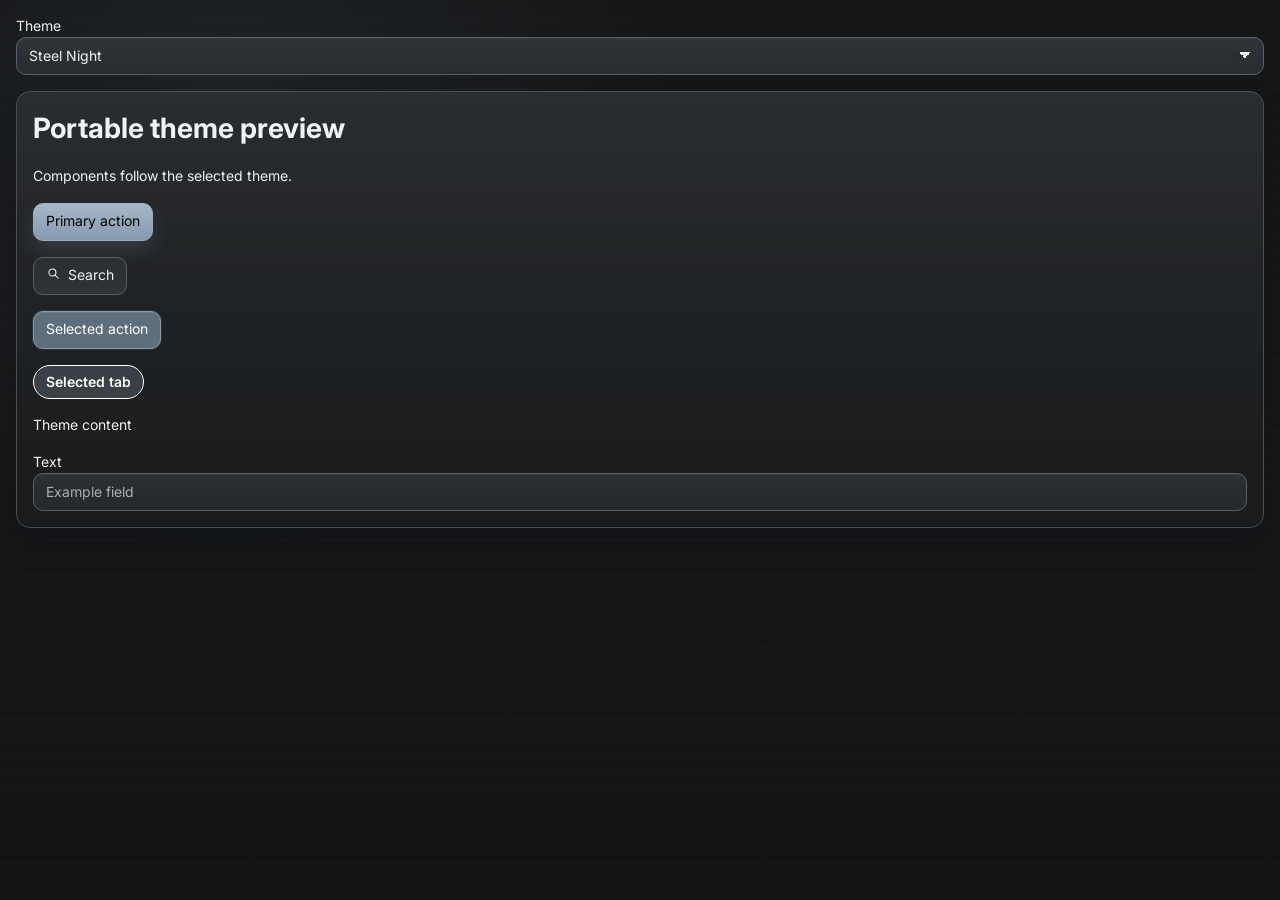
<file: _package/example.html>
<!doctype html>
<html lang="en" data-theme="steel-night" data-ds-theme-default="steel-night" data-ds-theme-storage="example-theme">
<meta charset="utf-8"><meta name="viewport" content="width=device-width, initial-scale=1">
<title>Theme package example</title>
<link rel="stylesheet" href="./design-system/fonts.css">
<link rel="stylesheet" href="./design-system/theme.css">
<body class="ds-stack" style="padding:var(--ds-space-4)">
<label>Theme <select class="ds-select" data-ds-theme-select></select></label>
<main class="ds-card ds-stack"><h1>Portable theme preview</h1><p>Components follow the selected theme.</p>
<button class="ds-btn ds-btn-primary">Primary action</button>
<button class="ds-btn"><span data-ds-icon="action.search"></span> Search</button>
<button class="ds-btn" aria-pressed="true">Selected action</button>
<div role="tablist" aria-label="Example"><button class="ds-tab" role="tab" aria-selected="true" id="sample-tab" aria-controls="sample-panel">Selected tab</button></div>
<div role="tabpanel" id="sample-panel" aria-labelledby="sample-tab">Theme content</div>
<label>Text <input class="ds-input" placeholder="Example field"></label></main>
<script src="./design-system/js/theme-registry.js"></script>
<script src="./design-system/js/theme-selector.js"></script>
<script src="./design-system/js/icon-approved.js"></script>
<script src="./design-system/js/icon-runtime.js"></script></body></html>
</file>
<file: theme.css>
/* Design system source entrypoint for Studio and local authoring. */
/* Packaged apps should consume the generated bundled `design-system/theme.css`. */
@import url("./css/tokens.css?v=0.6.4");
@import url("./css/themes.css?v=0.6.4");
@import url("./css/components.css?v=0.6.4");
</file>
<file: _package/design-system/fonts.css>
/* Local OFL fonts; preserve per-family OFL.txt notices and manifest.json. */
@font-face { font-family: "Inter"; font-style: normal; font-weight: 100 900; font-display: swap; src: url("./fonts/inter/Inter[opsz,wght].ttf") format("truetype"); }
@font-face { font-family: "Space Mono"; font-style: normal; font-weight: 400; font-display: swap; src: url("./fonts/spacemono/SpaceMono-Regular.ttf") format("truetype"); }
@font-face { font-family: "Space Mono"; font-style: normal; font-weight: 700; font-display: swap; src: url("./fonts/spacemono/SpaceMono-Bold.ttf") format("truetype"); }
@font-face { font-family: "Baloo 2"; font-style: normal; font-weight: 400 800; font-display: swap; src: url("./fonts/baloo2/Baloo2[wght].ttf") format("truetype"); }
@font-face { font-family: "Sora"; font-style: normal; font-weight: 100 800; font-display: swap; src: url("./fonts/sora/Sora[wght].ttf") format("truetype"); }
@font-face { font-family: "Outfit"; font-style: normal; font-weight: 100 900; font-display: swap; src: url("./fonts/outfit/Outfit[wght].ttf") format("truetype"); }
@font-face { font-family: "Archivo Black"; font-style: normal; font-weight: 400; font-display: swap; src: url("./fonts/archivoblack/ArchivoBlack-Regular.ttf") format("truetype"); }
@font-face { font-family: "Share Tech Mono"; font-style: normal; font-weight: 400; font-display: swap; src: url("./fonts/sharetechmono/ShareTechMono-Regular.ttf") format("truetype"); }
@font-face { font-family: "Chakra Petch"; font-style: normal; font-weight: 400; font-display: swap; src: url("./fonts/chakrapetch/ChakraPetch-Regular.ttf") format("truetype"); }
@font-face { font-family: "Chakra Petch"; font-style: normal; font-weight: 600; font-display: swap; src: url("./fonts/chakrapetch/ChakraPetch-SemiBold.ttf") format("truetype"); }
@font-face { font-family: "Chakra Petch"; font-style: normal; font-weight: 700; font-display: swap; src: url("./fonts/chakrapetch/ChakraPetch-Bold.ttf") format("truetype"); }
</file>
